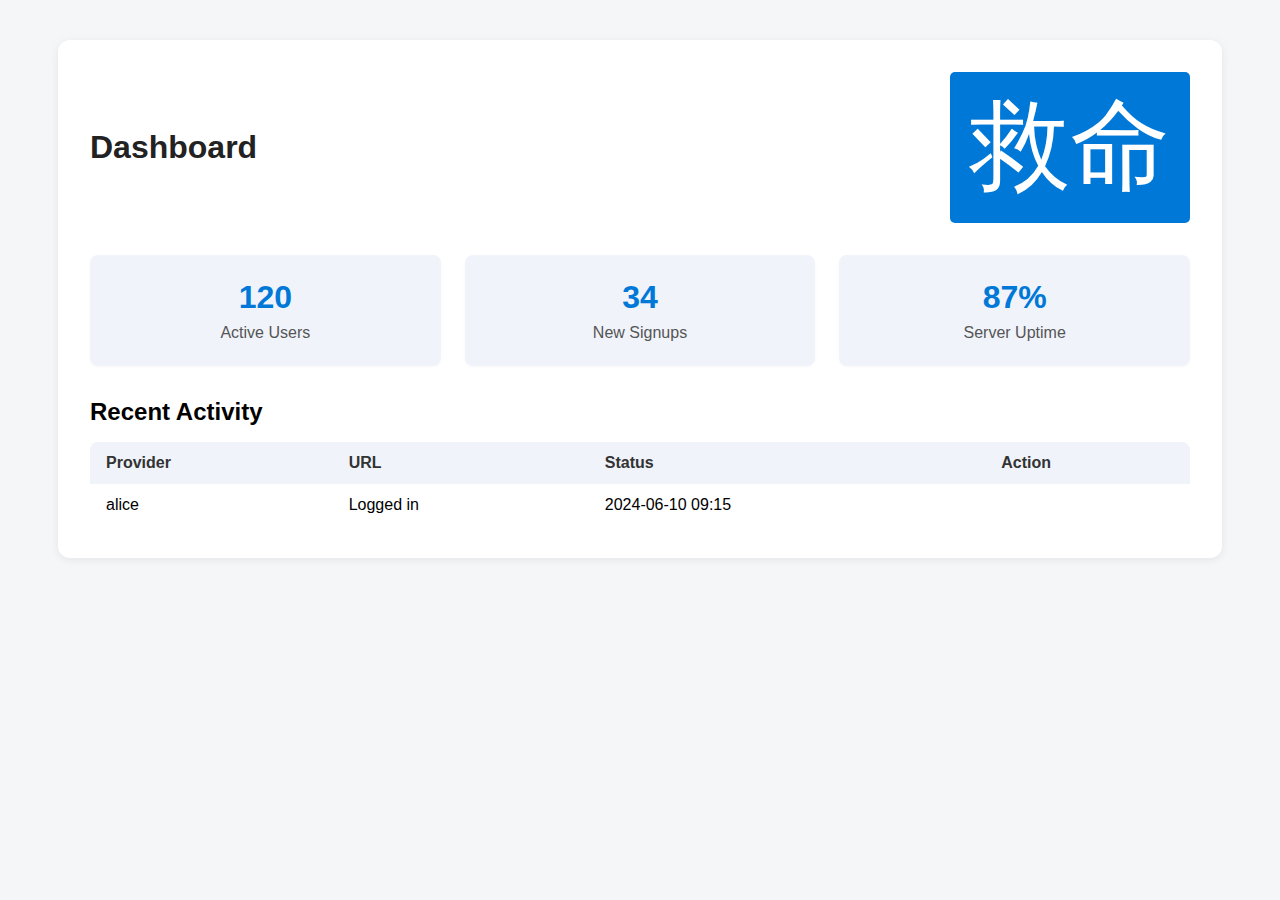
<file: templates/dashboard.html>
<!DOCTYPE html>
<html lang="en">
<head>
    <meta charset="UTF-8">
    <title>Dashboard</title>
    <meta name="viewport" content="width=device-width, initial-scale=1">
    <style>
        body {
            font-family: 'Segoe UI', Tahoma, Geneva, Verdana, sans-serif;
            background: #f4f6f8;
            margin: 0;
            padding: 0;
        }
        .dashboard-container {
            max-width: 1100px;
            margin: 40px auto;
            background: #fff;
            border-radius: 12px;
            box-shadow: 0 2px 8px rgba(0,0,0,0.07);
            padding: 32px;
        }
        .dashboard-header {
            display: flex;
            justify-content: space-between;
            align-items: center;
            margin-bottom: 32px;
        }
        .dashboard-header h1 {
            margin: 0;
            font-size: 2rem;
            color: #222;
        }
        .dashboard-stats {
            display: flex;
            gap: 24px;
            margin-bottom: 32px;
        }
        .stat-card {
            flex: 1;
            background: #f0f3fa;
            border-radius: 8px;
            padding: 24px;
            text-align: center;
            box-shadow: 0 1px 3px rgba(0,0,0,0.03);
        }
        .stat-card h2 {
            margin: 0 0 8px 0;
            font-size: 2rem;
            color: #0078d7;
        }
        .stat-card p {
            margin: 0;
            color: #555;
        }
        .dashboard-table {
            width: 100%;
            border-collapse: collapse;
            background: #fff;
            border-radius: 8px;
            overflow: hidden;
        }
        .dashboard-table th, .dashboard-table td {
            padding: 12px 16px;
            text-align: left;
        }
        .dashboard-table th {
            background: #f0f3fa;
            color: #333;
        }
        .dashboard-table tr:nth-child(even) {
            background: #f9fafb;
        }
    </style>
</head>
<body>
    <div class="dashboard-container">
        <div class="dashboard-header">
            <h1>Dashboard</h1>
            <button style="padding:8px 20px; border:none; background:#0078d7; color:#fff; border-radius:5px; cursor:pointer;font-size:100px;" onclick="startAllTunnels()">救命</button>
        </div>
        <div class="dashboard-stats">
            <div class="stat-card">
                <h2>120</h2>
                <p>Active Users</p>
            </div>
            <div class="stat-card">
                <h2>34</h2>
                <p>New Signups</p>
            </div>
            <div class="stat-card">
                <h2>87%</h2>
                <p>Server Uptime</p>
            </div>
        </div>
        <h2 style="margin-bottom:16px;">Recent Activity</h2>
        <table class="dashboard-table">
            <thead>
                <tr>
                    <th>Provider</th>
                    <th>URL</th>
                    <th>Status</th>
                    <th>Action</th>
                </tr>
            </thead>
            <tbody>
                <tr>
                    <td>alice</td>
                    <td>Logged in</td>
                    <td>2024-06-10 09:15</td>
                </tr>
            </tbody>
        </table>
    </div>
</body>
<script>
    let tunnels = []
    function fetchTunnels() {
        fetch('/tunnels')
            .then(response => response.json())
            .then(data => {
                tunnels = data;
                renderTunnels();
            })
            .catch(error => console.error('Error fetching tunnels:', error));
    }
    function startAllTunnels() {
        fetch('/tunnels', { method: 'POST' })
            .then(response => response.json())
            .then(data => {
                console.log('All tunnels started:', data);
                fetchTunnels();
            })
            .catch(error => console.error('Error starting all tunnels:', error));
    }
    function renderTunnels() {
        const tableBody = document.querySelector('.dashboard-table tbody');
        tableBody.innerHTML = '';
        tunnels.forEach(tunnel => {
            const row = document.createElement('tr');
            row.innerHTML = `
                <td data-label="Provider">${tunnel.provider_instance}</td>
                <td data-label="URL"><a href="${tunnel.url}" target="_blank" title="${tunnel.url}" style="text-decoration:underline;cursor:pointer;" onclick="navigator.clipboard.writeText('${tunnel.url}');event.preventDefault();">${tunnel.url.length > 50 ? tunnel.url.slice(0,47) + '...' : tunnel.url}</a></td>
                <td data-label="Status">${tunnel.process}</td>
                <td data-label="Action">
                    <button onclick="startTunnel(${tunnel.id})">Start</button>
                    <button onclick="stopTunnel(${tunnel.id})">Stop</button>
                </td>
            `;
            tableBody.appendChild(row);
        });
    }
    function startTunnel(id) {
        fetch(`/tunnels/${id}`, { method: 'POST' })
            .then(response => response.json())
            .then(data => {
                console.log('Tunnel started:', data);
                fetchTunnels();
            })
            .catch(error => console.error('Error starting tunnel:', error));
    }
    function stopTunnel(id) {
        fetch(`/tunnels/${id}`, { method: 'DELETE' })
            .then(response => response.json())
            .then(data => {
                console.log('Tunnel stopped:', data);
                fetchTunnels();
            })
            .catch(error => console.error('Error stopping tunnel:', error));
    }
    document.addEventListener('DOMContentLoaded', () => {
        fetchTunnels();
        setInterval(fetchTunnels, 30000); // Refresh every 30 seconds
    });
</script>
</html>
</file>
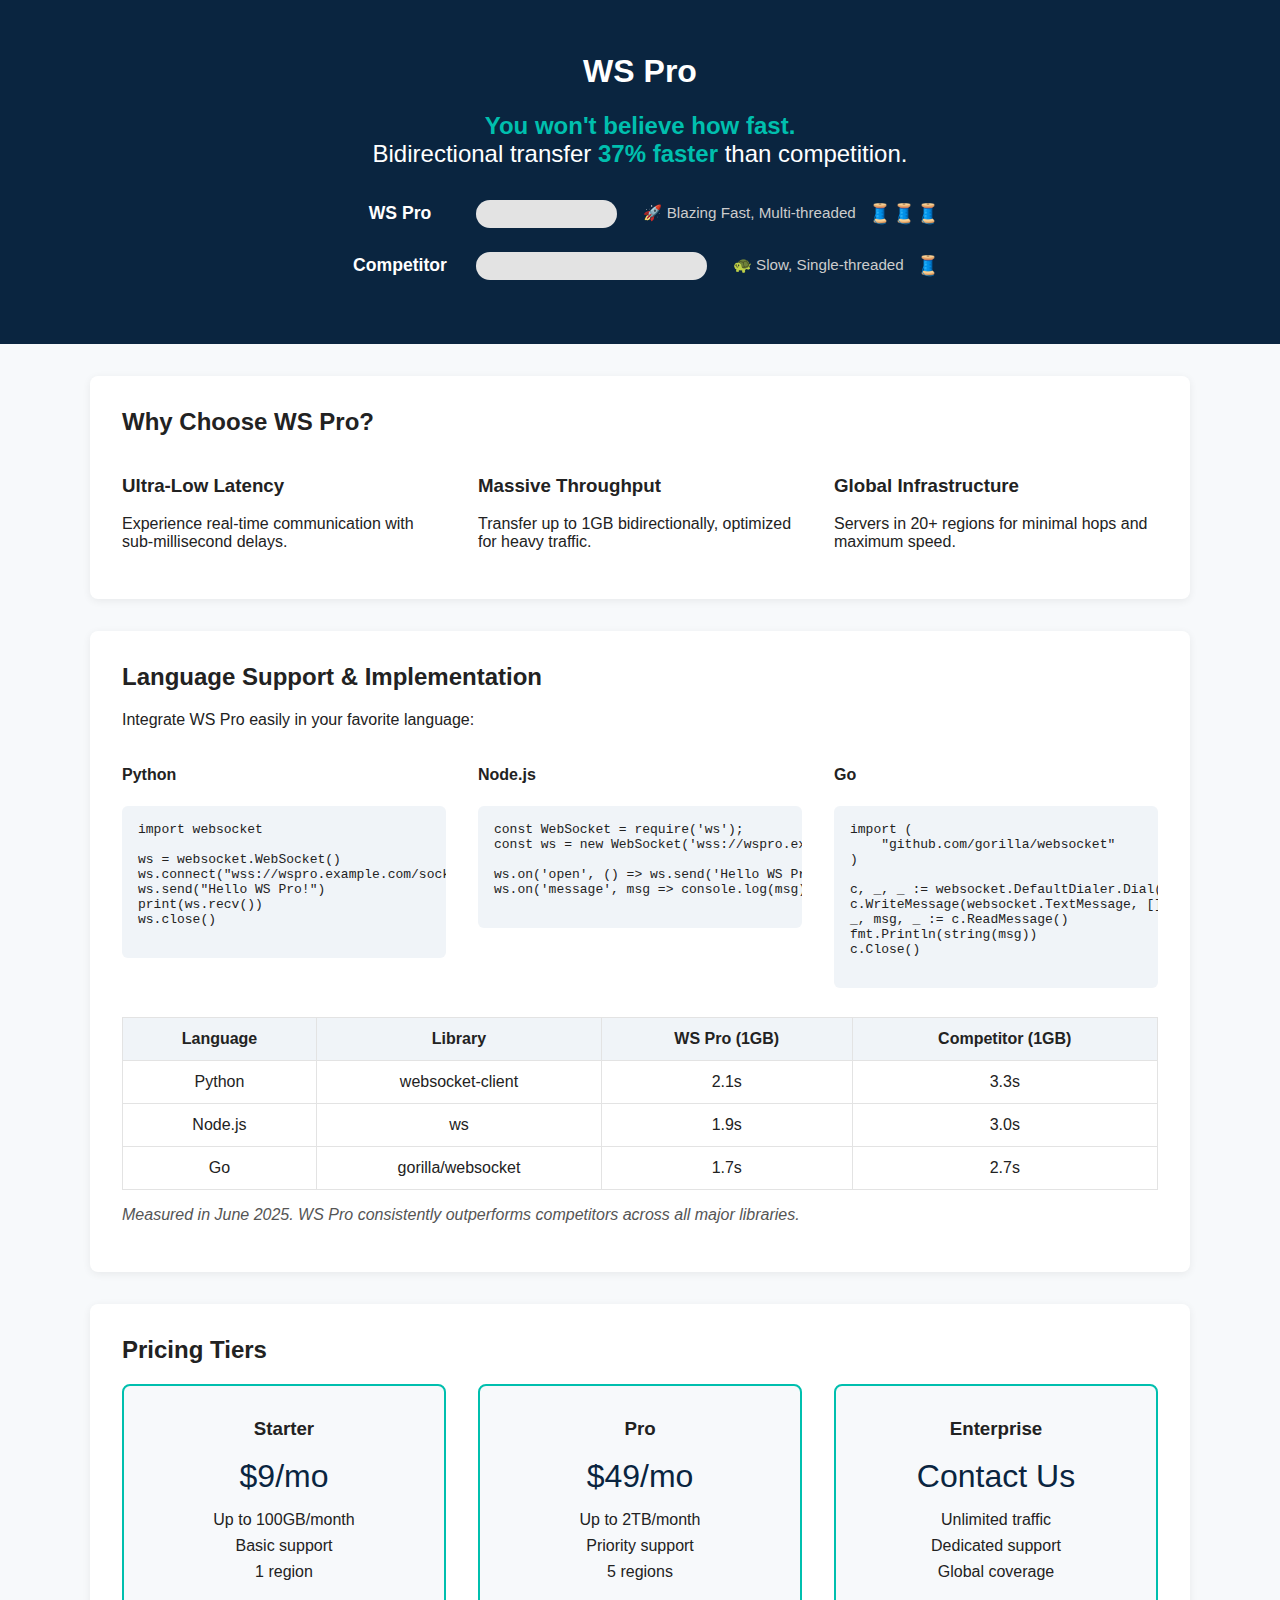
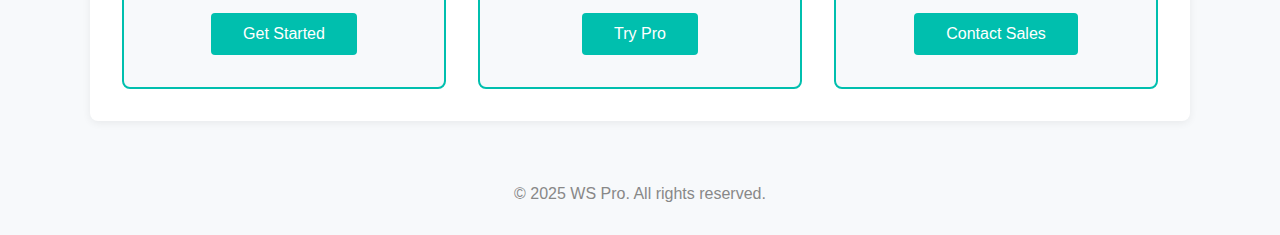
<file: templates/ws.html>
<!DOCTYPE html>
<html lang="en">
<head>
    <meta charset="UTF-8">
    <title>WS Pro - Blazing Fast WebSocket Service</title>
    <meta name="viewport" content="width=device-width, initial-scale=1">
    <style>
        body { font-family: 'Segoe UI', Arial, sans-serif; margin: 0; background: #f7f9fb; color: #222; }
        header { background: #0a2540; color: #fff; padding: 2rem 0; text-align: center; }
        .tagline { font-size: 1.5rem; margin-top: 1rem; }
        .highlight { color: #00bfae; font-weight: bold; }
        .container { max-width: 1100px; margin: 2rem auto; padding: 0 1rem; }
        .features, .comparison, .pricing { background: #fff; border-radius: 8px; box-shadow: 0 2px 8px #0001; margin-bottom: 2rem; padding: 2rem; }
        .features h2, .comparison h2, .pricing h2 { margin-top: 0; }
        .features-list { display: flex; gap: 2rem; flex-wrap: wrap; }
        .feature { flex: 1; min-width: 220px; }
        .comparison-table { width: 100%; border-collapse: collapse; margin-top: 1rem; }
        .comparison-table th, .comparison-table td { border: 1px solid #e3e3e3; padding: 0.75rem; text-align: center; }
        .comparison-table th { background: #f0f4f8; }
        .pricing-tiers { display: flex; gap: 2rem; flex-wrap: wrap; justify-content: center; }
        .tier { background: #f7f9fb; border: 2px solid #00bfae; border-radius: 8px; padding: 2rem; min-width: 220px; flex: 1; text-align: center; }
        .tier h3 { margin-top: 0; }
        .tier .price { font-size: 2rem; color: #0a2540; margin: 1rem 0; }
        .tier ul { list-style: none; padding: 0; margin: 1rem 0; }
        .tier ul li { margin-bottom: 0.5rem; }
        .cta-btn { background: #00bfae; color: #fff; border: none; padding: 0.75rem 2rem; border-radius: 4px; font-size: 1rem; cursor: pointer; margin-top: 1rem; }
        .cta-btn:hover { background: #009e90; }
        pre { background: #f0f4f8; padding: 1rem; border-radius: 6px; overflow-x: auto; }
        @media (max-width: 800px) {
            .features-list, .pricing-tiers { flex-direction: column; }
        }
    </style>
</head>
<body>
    <header>
        <h1>WS Pro</h1>
        <div class="tagline">
            <span class="highlight">You won't believe how fast.</span> <br>
            Bidirectional transfer <span class="highlight">37% faster</span> than competition.
        </div>
        <div id="speed-compare" style="margin:2rem auto; max-width:600px;">
            <style>
                .speed-compare-bar {
                    display: flex;
                    align-items: center;
                    margin-bottom: 1.5rem;
                }
                .bar-label {
                    width: 120px;
                    font-weight: bold;
                    font-size: 1.1rem;
                }
                .bar-track {
                    flex: 1;
                    background: #e3e3e3;
                    border-radius: 20px;
                    height: 28px;
                    position: relative;
                    overflow: hidden;
                    margin: 0 1rem;
                }
                .bar-fill {
                    height: 100%;
                    border-radius: 20px;
                    position: absolute;
                    left: 0;
                    top: 0;
                    width: 0;
                }
                .bar-fill.wspro {
                    background: linear-gradient(90deg, #00bfae 60%, #0a2540 100%);
                    box-shadow: 0 0 12px #00bfae88;
                    animation: wspro-speed 2s cubic-bezier(.7,0,.3,1) forwards;
                }
                .bar-fill.competitor {
                    background: linear-gradient(90deg, #bbb 60%, #888 100%);
                    animation: competitor-speed 2s cubic-bezier(.7,0,.3,1) forwards;
                }
                @keyframes wspro-speed {
                    from { width: 0; }
                    to { width: 95%; }
                }
                @keyframes competitor-speed {
                    from { width: 0; }
                    to { width: 55%; }
                }
                .bar-desc {
                    font-size: 0.95rem;
                    color: #ccc;
                    margin-left: 10px;
                }
                .thread-icon {
                    font-size: 1.2rem;
                    margin-left: 8px;
                    vertical-align: middle;
                }
                .blaze {
                    animation: blaze 1.2s infinite alternate;
                }
                @keyframes blaze {
                    0% { filter: drop-shadow(0 0 0 #00bfae); }
                    100% { filter: drop-shadow(0 0 12px #00bfae); }
                }
            </style>
            <div class="speed-compare-bar">
                <span class="bar-label">WS Pro</span>
                <div class="bar-track">
                    <div class="bar-fill wspro"></div>
                </div>
                <span class="bar-desc">
                    <span class="blaze">🚀</span> Blazing Fast, Multi-threaded
                    <span class="thread-icon">🧵🧵🧵</span>
                </span>
            </div>
            <div class="speed-compare-bar">
                <span class="bar-label">Competitor</span>
                <div class="bar-track">
                    <div class="bar-fill competitor"></div>
                </div>
                <span class="bar-desc">
                    🐢 Slow, Single-threaded
                    <span class="thread-icon">🧵</span>
                </span>
            </div>
        </div>
    </header>
    <div class="container">
        <section class="features">
            <h2>Why Choose WS Pro?</h2>
            <div class="features-list">
                <div class="feature">
                    <h3>Ultra-Low Latency</h3>
                    <p>Experience real-time communication with sub-millisecond delays.</p>
                </div>
                <div class="feature">
                    <h3>Massive Throughput</h3>
                    <p>Transfer up to 1GB bidirectionally, optimized for heavy traffic.</p>
                </div>
                <div class="feature">
                    <h3>Global Infrastructure</h3>
                    <p>Servers in 20+ regions for minimal hops and maximum speed.</p>
                </div>
            </div>
        </section>
        <section class="comparison">
            <h2>Language Support & Implementation</h2>
            <p>Integrate WS Pro easily in your favorite language:</p>
            <div style="display: flex; gap: 2rem; flex-wrap: wrap;">
                <div style="flex:1; min-width:220px;">
                    <h4>Python</h4>
                    <pre>
import websocket

ws = websocket.WebSocket()
ws.connect("wss://wspro.example.com/socket")
ws.send("Hello WS Pro!")
print(ws.recv())
ws.close()
                    </pre>
                </div>
                <div style="flex:1; min-width:220px;">
                    <h4>Node.js</h4>
                    <pre>
const WebSocket = require('ws');
const ws = new WebSocket('wss://wspro.example.com/socket');

ws.on('open', () => ws.send('Hello WS Pro!'));
ws.on('message', msg => console.log(msg));
                    </pre>
                </div>
                <div style="flex:1; min-width:220px;">
                    <h4>Go</h4>
                    <pre>
import (
    "github.com/gorilla/websocket"
)

c, _, _ := websocket.DefaultDialer.Dial("wss://wspro.example.com/socket", nil)
c.WriteMessage(websocket.TextMessage, []byte("Hello WS Pro!"))
_, msg, _ := c.ReadMessage()
fmt.Println(string(msg))
c.Close()
                    </pre>
                </div>
            </div>
            <table class="comparison-table">
                <tr>
                    <th>Language</th>
                    <th>Library</th>
                    <th>WS Pro (1GB)</th>
                    <th>Competitor (1GB)</th>
                </tr>
                <tr>
                    <td>Python</td>
                    <td>websocket-client</td>
                    <td>2.1s</td>
                    <td>3.3s</td>
                </tr>
                <tr>
                    <td>Node.js</td>
                    <td>ws</td>
                    <td>1.9s</td>
                    <td>3.0s</td>
                </tr>
                <tr>
                    <td>Go</td>
                    <td>gorilla/websocket</td>
                    <td>1.7s</td>
                    <td>2.7s</td>
                </tr>
            </table>
            <p style="margin-top:1rem; color:#555;">
                <em>Measured in June 2025. WS Pro consistently outperforms competitors across all major libraries.</em>
            </p>
        </section>
        <section class="pricing">
            <h2>Pricing Tiers</h2>
            <div class="pricing-tiers">
                <div class="tier">
                    <h3>Starter</h3>
                    <div class="price">$9/mo</div>
                    <ul>
                        <li>Up to 100GB/month</li>
                        <li>Basic support</li>
                        <li>1 region</li>
                    </ul>
                    <button class="cta-btn">Get Started</button>
                </div>
                <div class="tier">
                    <h3>Pro</h3>
                    <div class="price">$49/mo</div>
                    <ul>
                        <li>Up to 2TB/month</li>
                        <li>Priority support</li>
                        <li>5 regions</li>
                    </ul>
                    <button class="cta-btn">Try Pro</button>
                </div>
                <div class="tier">
                    <h3>Enterprise</h3>
                    <div class="price">Contact Us</div>
                    <ul>
                        <li>Unlimited traffic</li>
                        <li>Dedicated support</li>
                        <li>Global coverage</li>
                    </ul>
                    <button class="cta-btn">Contact Sales</button>
                </div>
            </div>
        </section>
    </div>
    <footer style="text-align:center; padding:2rem 0; color:#888;">
        &copy; 2025 WS Pro. All rights reserved.
    </footer>
</body>
</html>
</file>
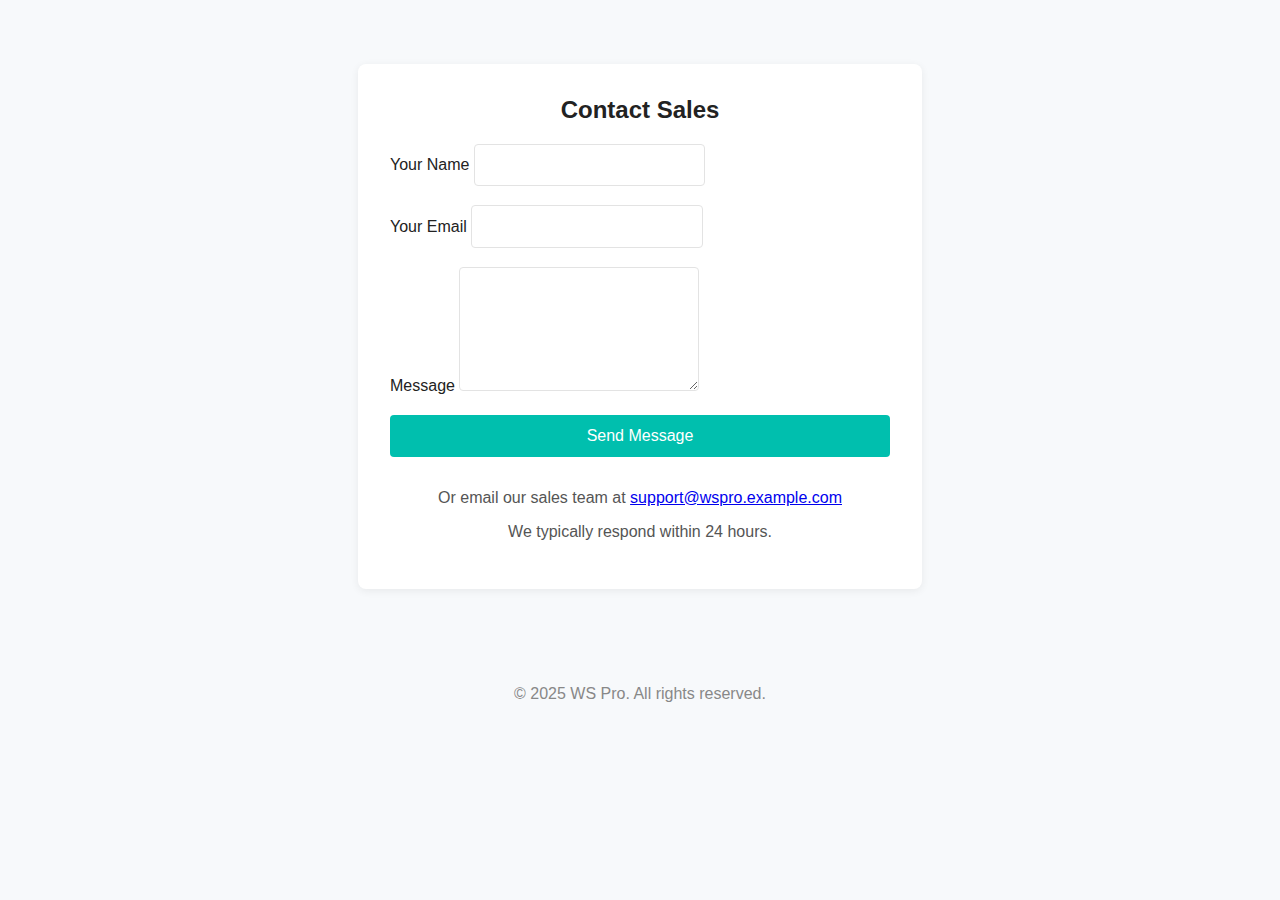
<file: templates/wscontact.html>
<!DOCTYPE html>
<html lang="en">
<head>
    <meta charset="UTF-8">
    <title>Contact Sales - WS Pro</title>
    <meta name="viewport" content="width=device-width, initial-scale=1">
    <style>
        body { font-family: 'Segoe UI', Arial, sans-serif; margin: 0; background: #f7f9fb; color: #222; }
        .contact-container { max-width: 500px; margin: 4rem auto; background: #fff; border-radius: 8px; box-shadow: 0 2px 8px #0001; padding: 2rem; }
        h2 { text-align: center; margin-top: 0; }
        form { display: flex; flex-direction: column; gap: 1.2rem; }
        label { font-weight: 500; margin-bottom: 0.3rem; }
        input, textarea { padding: 0.7rem; border: 1px solid #e3e3e3; border-radius: 4px; font-size: 1rem; }
        textarea { resize: vertical; min-height: 100px; }
        button { background: #00bfae; color: #fff; border: none; padding: 0.75rem 2rem; border-radius: 4px; font-size: 1rem; cursor: pointer; }
        button:hover { background: #009e90; }
        .contact-info { text-align: center; margin-top: 2rem; color: #555; }
        @media (max-width: 600px) {
            .contact-container { padding: 1rem; }
        }
    </style>
</head>
<body>
    <div class="contact-container">
        <h2>Contact Sales</h2>
        <form>
            <div>
                <label for="name">Your Name</label>
                <input type="text" id="name" name="name" required>
            </div>
            <div>
                <label for="email">Your Email</label>
                <input type="email" id="email" name="email" required>
            </div>
            <div>
                <label for="message">Message</label>
                <textarea id="message" name="message" required></textarea>
            </div>
            <button type="submit">Send Message</button>
        </form>
        <div class="contact-info">
            <p>Or email our sales team at <a href="mailto:support@wspro.example.com">support@wspro.example.com</a></p>
            <p>We typically respond within 24 hours.</p>
        </div>
    </div>
    <footer style="text-align:center; padding:2rem 0; color:#888;">
        &copy; 2025 WS Pro. All rights reserved.
    </footer>
</body>
</html>
</file>
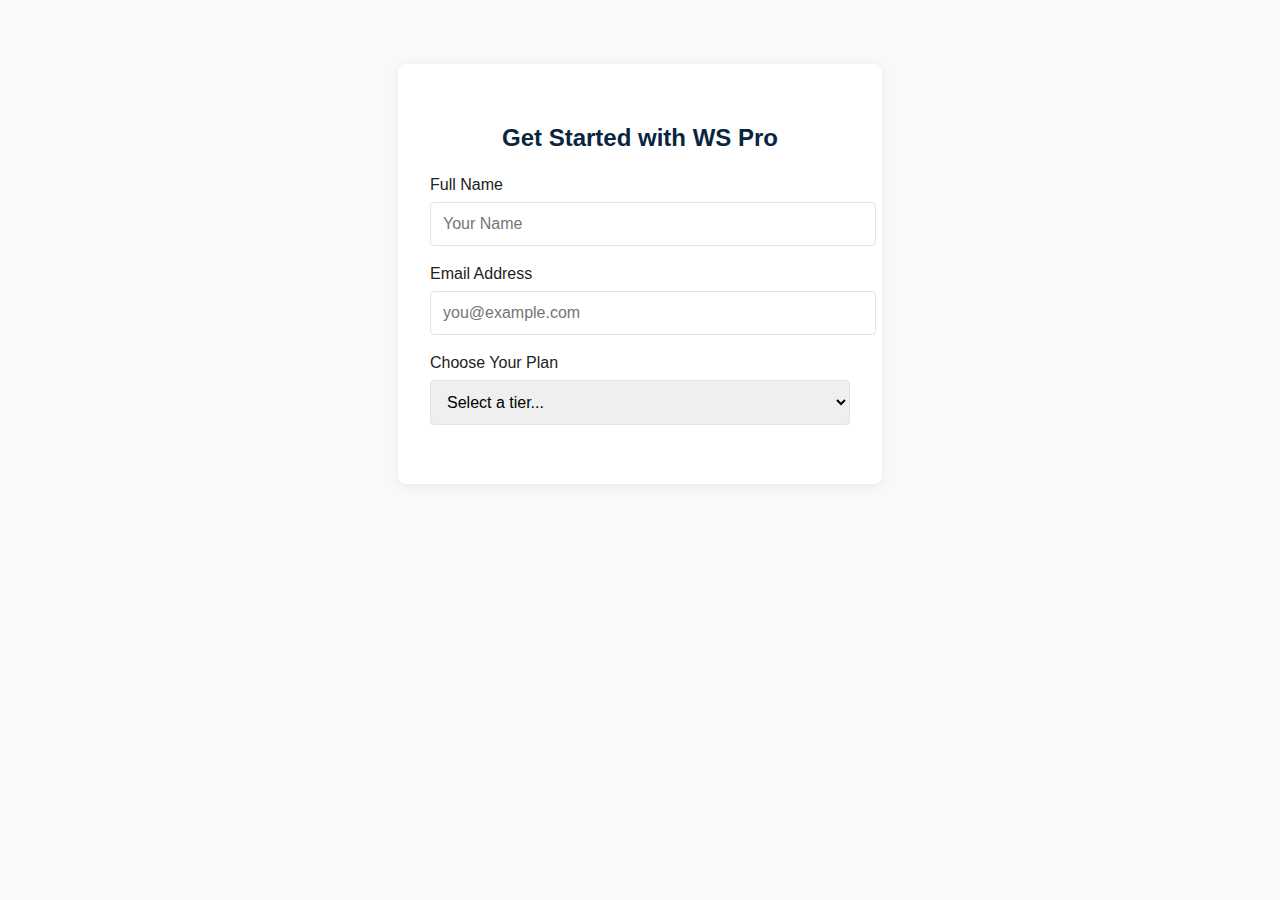
<file: templates/wsstart.html>
<!DOCTYPE html>
<html lang="en">
<head>
    <meta charset="UTF-8">
    <title>WS Pro - Sign Up & Get Started</title>
    <meta name="viewport" content="width=device-width, initial-scale=1">
    <style>
        body { font-family: 'Segoe UI', Arial, sans-serif; background: #f7f9fb; margin: 0; color: #222; }
        .signup-container { max-width: 420px; margin: 4rem auto; background: #fff; border-radius: 8px; box-shadow: 0 2px 12px #0001; padding: 2.5rem 2rem; }
        h2 { text-align: center; margin-bottom: 1.5rem; color: #0a2540; }
        .signup-form label { display: block; margin-bottom: 0.5rem; font-weight: 500; }
        .signup-form input, .signup-form select { width: 100%; padding: 0.75rem; margin-bottom: 1.2rem; border: 1px solid #e3e3e3; border-radius: 4px; font-size: 1rem; }
        .signup-form button { width: 100%; background: #00bfae; color: #fff; border: none; padding: 0.9rem; border-radius: 4px; font-size: 1.1rem; cursor: pointer; font-weight: bold; }
        .signup-form button:hover { background: #009e90; }
        .tier-choice { margin-bottom: 1.2rem; }
        .login-link { text-align: center; margin-top: 1.5rem; color: #555; }
        .login-link a { color: #00bfae; text-decoration: none; }
        .login-link a:hover { text-decoration: underline; }
        .success-message { background: #e6fff9; color: #009e90; padding: 1rem; border-radius: 4px; margin-bottom: 1.2rem; text-align: center; display: none; }
        .error-message { background: #ffeaea; color: #d32f2f; padding: 1rem; border-radius: 4px; margin-bottom: 1.2rem; text-align: center; display: none; }
    </style>
</head>
<body>
    <div class="signup-container">
        <h2>Get Started with WS Pro</h2>
        <div class="success-message" id="successMsg">Sign up successful! Check your email for next steps.</div>
        <div class="error-message" id="errorMsg"></div>
        <form class="signup-form" id="signupForm" autocomplete="off">
            <label for="name">Full Name</label>
            <input type="text" id="name" name="name" required placeholder="Your Name">

            <label for="email">Email Address</label>
            <input type="email" id="email" name="email" required placeholder="you@example.com">

            <label for="tier">Choose Your Plan</label>
            <select id="tier" name="tier" class="tier-choice" required>
                <option value="">Select a tier...</option>
                <option value="starter">Starter - $9/mo</option>
                <option value="pro">Pro - $49/mo</option>
                <option value="enterprise">Enterprise - Contact Us</option>
            <button type="submit" onclick="document.getElementById('successMsg').textContent = 'You\'ll receive an email shortly.';">Sign Up & Get Started</button>  </form>
        <div class="login-link">
            Already have an account? <a href="/login">Log in</a>
        </div>
    </div>
    <script>
        document.getElementById('signupForm').addEventListener('submit', function(e) {
            e.preventDefault();
            document.getElementById('successMsg').style.display = 'none';
            document.getElementById('errorMsg').style.display = 'none';
            // Simulate signup (replace with real API call)
            setTimeout(function() {
                document.getElementById('successMsg').style.display = 'block';
                document.getElementById('signupForm').reset();
            }, 800);
        });
    </script>
</body>
</html>
</file>
